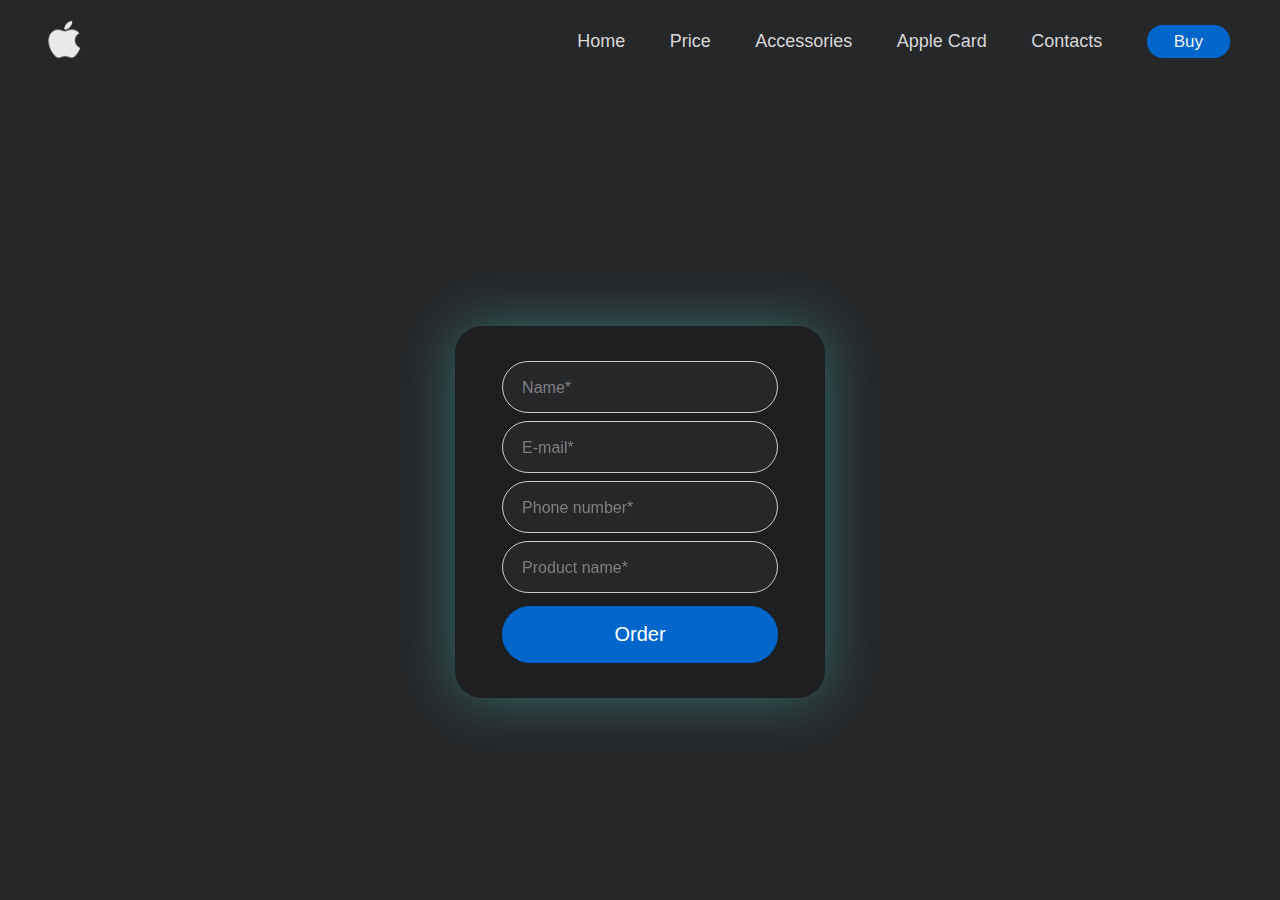
<file: buy.html>
<!DOCTYPE html>
<html lang="en">
<head>
	<meta charset="UTF-8">
	<meta name="viewport" content="width=device-width, initial-scale=1.0">
	<link rel="stylesheet" href="./styles/buy.css">
	<script src="./scripts/buy.js" defer></script>
	<title>Order</title>
</head>
<body>
	<header class="header">
		<div class="logo">
			<a href="index.html">
				<img src="./images/logo-white.png" alt="Apple Logo" width="70" id="logo">
			</a>
		</div>
		<nav class="actions">
			<a href="index.html">Home</a>
			<a href="price.html">Price</a>
			<a href="accessories.html">Accessories</a>
			<a href="appleCard.html">Apple Card</a>
			<a href="contacts.html">Contacts</a>
			<a href="#" id="bbuy">Buy</a>
		</nav>
	</header>
	<main class="main">
		<div class="order-title">
			<h1 class="place-order" id="order">Place an order. <br>We'll contact you soon!</h1>
		</div>
		<form action="" method="post" class="order-form">
			<input type="text" class="input" placeholder="Name*" id="name">
			<input type="text" class="input" placeholder="E-mail*" id="email">
			<input type="text" class="input" placeholder="Phone number*" id="phone">
			<input type="text" class="input" placeholder="Product name*" id="product">
			<button class="order-button" type="submit" id="order-action">Order</button>
		</form>
	</main>
</body>
</html>
</file>
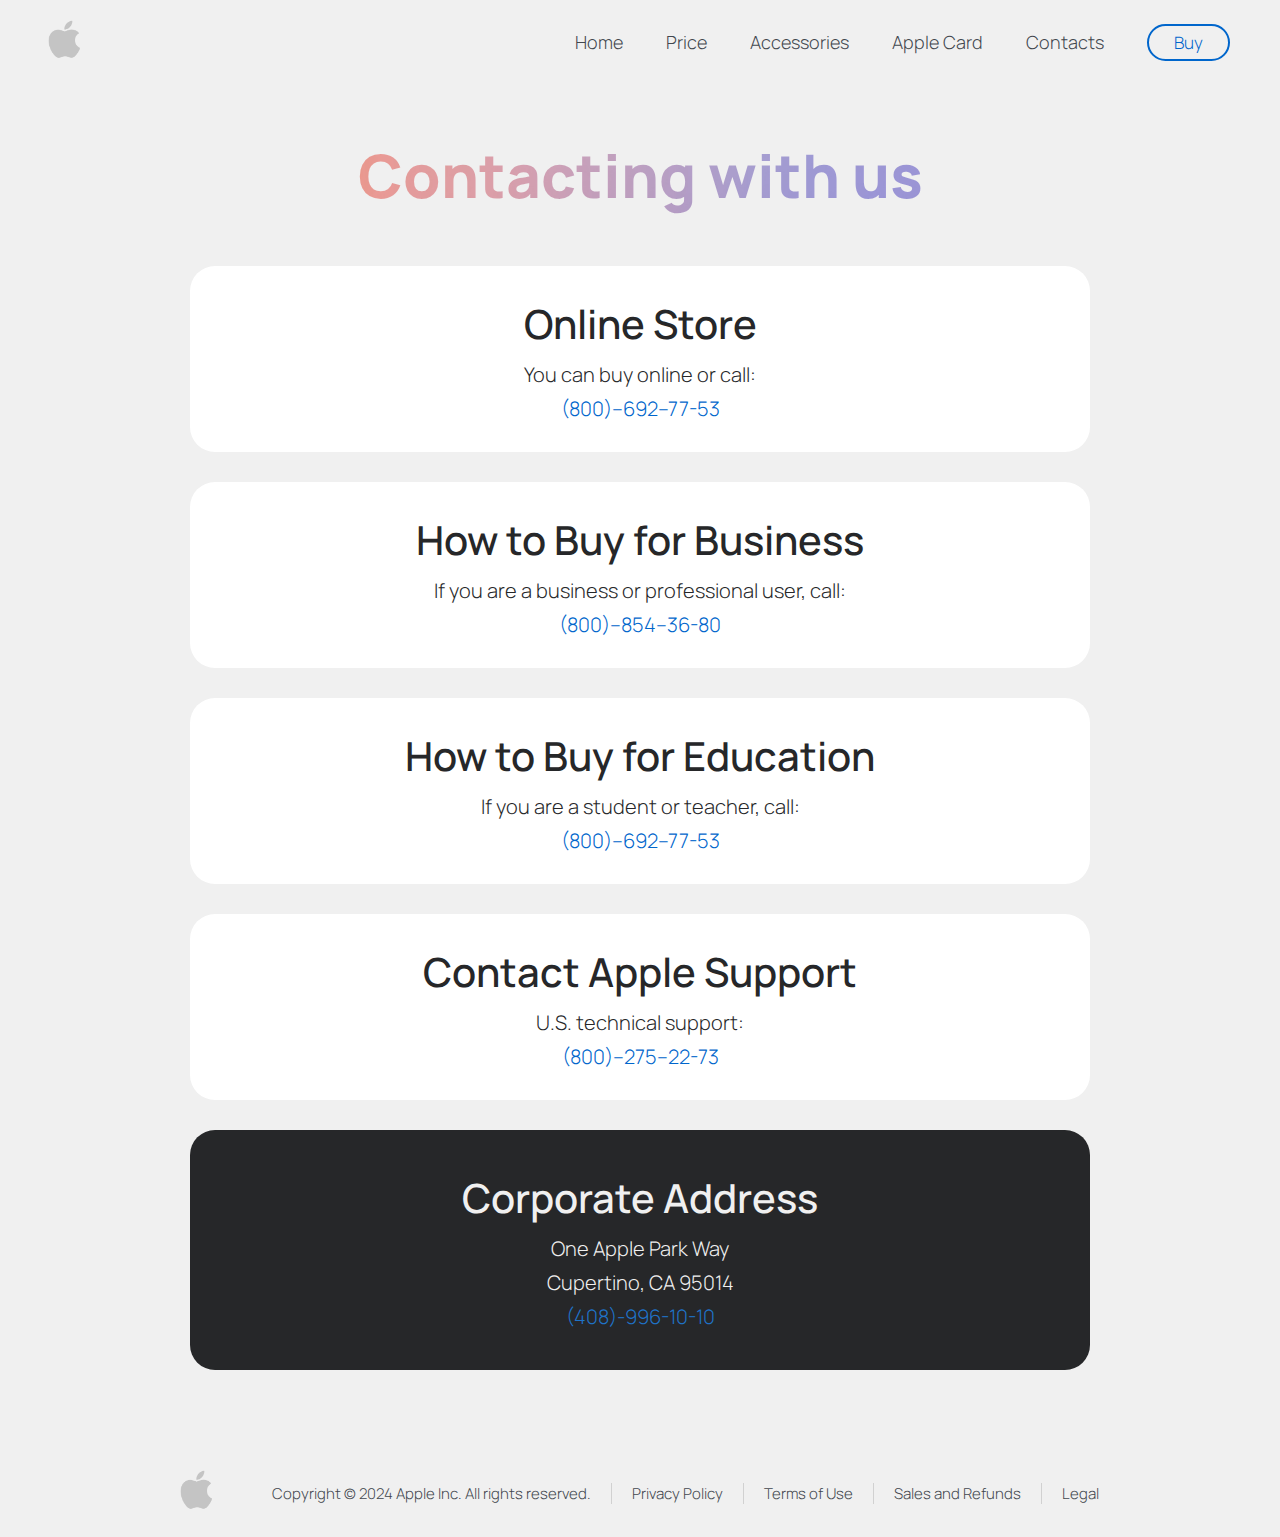
<file: contacts.html>
<!DOCTYPE html>
<html lang="en">
<head>
	<meta charset="UTF-8">
	<meta name="viewport" content="width=device-width, initial-scale=1.0">
	<link rel="stylesheet" href="./styles/contacts.css">
	<title>Apple/Contact information</title>
</head>
<body>
	<header class="header">
		<div class="logo">
			<a href="index.html">
				<img src="./images/Apple-Icone.png" alt="Apple Logo" width="70" id="logo">
			</a>
		</div>
		<nav class="actions">
			<a href="index.html">Home</a>
			<a href="price.html">Price</a>
			<a href="accessories.html">Accessories</a>
			<a href="appleCard.html">Apple Card</a>
			<a href="contacts.html">Contacts</a>
			<a href="buy.html" id="bbuy">Buy</a>
		</nav>
	</header>
	<main class="main">
		<div class="CONTACT">
			<p class="header-contacts">Contacting with us</p>
		</div>
		<div class="online-store" >
			<p class="first">Online Store</p>
			<p class="second">You can buy online or call:</p>
			<a class="link" href="tel:+1(800)-692-77-53">(800)–692–77-53</a>
		</div>
		<div class="online-store">
			<p class="first">How to Buy for Business</p>
			<p class="second">If you are a business or professional user, call:</p>
			<a class="link" href="tel:+1(800)-854-36-80">(800)–854–36-80</a>
		</div>
		<div class="online-store">
			<p class="first">How to Buy for Education</p>
			<p class="second">If you are a student or teacher, call:</p>
			<a class="link" href="tel:+1(800)-692-77-53">(800)–692–77-53</a>
		</div>
		<div class="online-store" >
			<p class="first">Contact Apple Support</p>
			<p class="second">U.S. technical support:</p>
			<a class="link" href="tel:+1(800)-275-22-73">(800)–275–22-73</a>
		</div>
		<div class="adress">
			<p class="Hhead">Corporate Address</p>
			<p class="hhead">One Apple Park Way</p>
			<p class="hhead">Cupertino, CA 95014</p>
			<a class="link2" href="tel:+1(408)-996-10-10">(408)-996-10-10</a>
		</div>
	</main>
	<footer class="footer">
		<a href="index.html">
			<img src="./images/Apple-Icone.png" alt="Apple Logo" width="70">
		</a>
		<div class="footer-menu">
			<p>Copyright © 2024 Apple Inc. All rights reserved.</p>
			<p class="ditale-info">Privacy Policy</p>
			<p class="ditale-info">Terms of Use</p>
			<p class="ditale-info">Sales and Refunds</p>
			<p class="ditale-info">Legal</p>
		</div>
	</footer>
</body>
</html>
</file>
<file: styles/buy.css>
* {
    box-sizing: border-box;
    margin: 0;
    padding: 0;
    font-family: 'Manrope', sans-serif;
    background-color: #262729;
}

body {
    display: grid;
    overflow-x: auto;
}

#menu-333 {
    display: inline-block;
    vertical-align: top;
}

.header {
    display: inline-flex;
    flex: 1;
    align-items: center;
    justify-content: space-between;
}

.logo {
    margin: 20px;
    float: left;
    opacity: 90%;
    padding-left: 10px;
}

.actions {
    margin: 20px;
    float: right;
    padding-right: 10px;
}

.actions a {
    font-weight: 300;
    margin: 20px;
    color: #d8d8d8;
    text-decoration: none;
    font-size: 18px;
}

.actions a:hover {
    color: #f0f0f0;
    transition: all 0.380s;
}

#bbuy {
    padding: 5px 25px;
    border: 2px solid #0066cc;
    background: #0066cc;
    border-radius: 50px;
    color: #f0f0f0;
    font-size: 17px;

}

.main {
    display: block;
    text-align: center;
}

@keyframes price-text-animation {
    from {
        opacity: 0;
        top: 20px
    }
    to {
        opacity: 1;
        top: 0px
    }
}

.place-order {
    position: relative;
    opacity: 0;
    animation-name: price-text-animation;
    animation-duration: 1s;
    animation-fill-mode: forwards;
    font-size: 70px;
    margin-top: 4%;
    margin-bottom: 4%;
    line-height: 100%;
    font-weight: 900; 
    color: transparent;
    background-image: url('/images/back5.jpg');
    background-size: cover;
    background-clip: text;
}

.order-form {
    display: grid;
    justify-content: center;
    max-width: 370px;
    padding: 35px;
    margin: 20px auto;
    box-shadow: 0 0 3.5rem 0 rgba(72, 238, 233, 0.345);
    background-color: #00000037;
    backdrop-filter: blur(5px);
    border-radius: 27px;
}

.input {
    padding: 14px 10px;
    margin-bottom: 8px;
    border-radius: 30px;
    border: 1px solid #ccc;
    font-family: 'Manrope', sans-serif;
    font-size: 19px;
    color: #f0f0f0;
    padding-left: 1.2rem;
}

.input:hover, .input:focus {
    border: 1px solid #0066cc;
    transition: all 0.380s;
    color: #f0f0f0;
}

.input::placeholder {
    color: #7f7f82;
    margin-left: 10px;
    font-size: 16px;
    font-weight: 250;
}
  
.order-button {
    padding: 15px 30px;
    margin-top: 5px;
    background-color: #0066cc;
    border: 2px solid #0066cc;
    border-radius: 30px;
    color: #fff;
    font-weight: 350;
    font-size: 20px;
    box-shadow: transparent;
    transition: 0.5 ease;
    cursor: pointer;
}
  
.order-button:hover, .order-button:focus {
    background: #0066cc;
    color: #f0f0f0;
    box-shadow: 0 0 0.5px #0066cc, 0 0 0.5px #0066cc, 0 0 2px #0066cc, 0 0 8px #0066cc;
    transition: all 0.380s;
}
</file>
<file: styles/contacts.css>
@import url('https://fonts.googleapis.com/css2?family=Manrope:wght@200..800&display=swap');

* {
    box-sizing: border-box;
    margin: 0;
    padding: 0;
    font-family: 'Manrope', sans-serif;
}

body {
    font-family: 'Manrope';
    display: grid;
    background-color: #f0f0f0;
    overflow-x: auto;
}

body {
    font-family: 'Manrope';
    display: grid;
    background-color: #f0f0f0;
    overflow-x: auto;
}

#menu-333 {
    display: inline-block;
    vertical-align: top;
}

.header {
    display: inline-flex;
    flex: 1;
    align-items: center;
    justify-content: space-between;
}

.logo {
    margin: 20px;
    float: left;
    opacity: 18%;
    padding-left: 10px;
}

.actions {
    margin: 20px;
    float: right;
    padding-right: 10px;
}

.actions a {
    font-weight: 300;
    margin: 20px;
    color: #42474e;
    text-decoration: none;
    font-size: 18px;
}

.actions a:hover {
    color: #262729;
    transition: all 0.380s;
}

#bbuy {
    padding: 5px 25px;
    border: 2px solid #0066cc;
    border-radius: 50px;
    color: #0066cc;
    font-size: 17px;
    box-shadow: transparent;
    transition: 0.5 ease;
}

#bbuy:hover, :focus {
    background: #0066cc;
    color: #f0f0f0;
    box-shadow: 0 0 0.5px #0066cc, 0 0 0.5px #0066cc, 0 0 2px #0066cc, 0 0 8px #0066cc;
    transition: all 0.380s;
}

.online-store {
    display: block;
    text-align: center;
    align-items: center;
    justify-content: center;
    color: #262729;
    width: 900px;
    background-color: #fff;
    padding: 30px;
    border-radius: 25px;
    margin-left: auto;
    margin-right: auto;
    margin-bottom: 30px;

    .first {
        font-size: 40px;
        font-weight: 550;
        color: #262729;
        margin-bottom: 10px;
    }

    .second {
        font-size: 20px;
        font-weight: 300;
        margin-bottom: 7px;
    }
}

.link {
    font-size: 20px;
    font-weight: 300;
    color: #0066cc;
    text-decoration: none;
}

.link2 {
    font-size: 20px;
    font-weight: 300;
    color: #1f74c9;
    text-decoration: none;
}

.CONTACT {
    display: block;
    text-align: center;
    font-size: 60px;
    font-weight: 900;
    color: transparent;
    background-image: url('../images/back2.jpeg');
    background-size: cover;
    background-clip: text;
    margin-top: 50px;
    margin-bottom: 50px;
}

.adress {
    display: block;
    text-align: center;
    align-items: center;
    justify-content: center;
    color: #f0f0f0;
    width: 900px;
    background-color: #262729;
    padding: 40px;
    border-radius: 25px;
    margin-left: auto;
    margin-right: auto;


    .Hhead {
        font-weight: 550;
        font-size: 40px;
        margin-bottom: 10px;
    }

    .hhead {
        font-size: 20px;
        font-weight: 300;
        margin-bottom: 7px;
    }
}

.footer {
    display: inline-flex;
    flex: 1;
    align-items: center;
    justify-content: center;
    margin-top: 80px;
    font-weight: 300;
    font-size: 15px;
}

.footer img {
    margin: 20px;
    padding-bottom: 7px;
    float: left;
    opacity: 18%;
}

.footer-menu {
    display: inline-flex;
    margin: 20px;
}

.footer-menu .ditale-info {
    text-decoration: none;
    color: #42474e;
    padding-left: 20px;
    padding-right: 20px;
    border-left: 1.5px solid #d1d1d1;
    transition: all 0.380s;
}

.footer-menu p {
    padding-right: 20px;
    color: #42474e;
}
</file>
